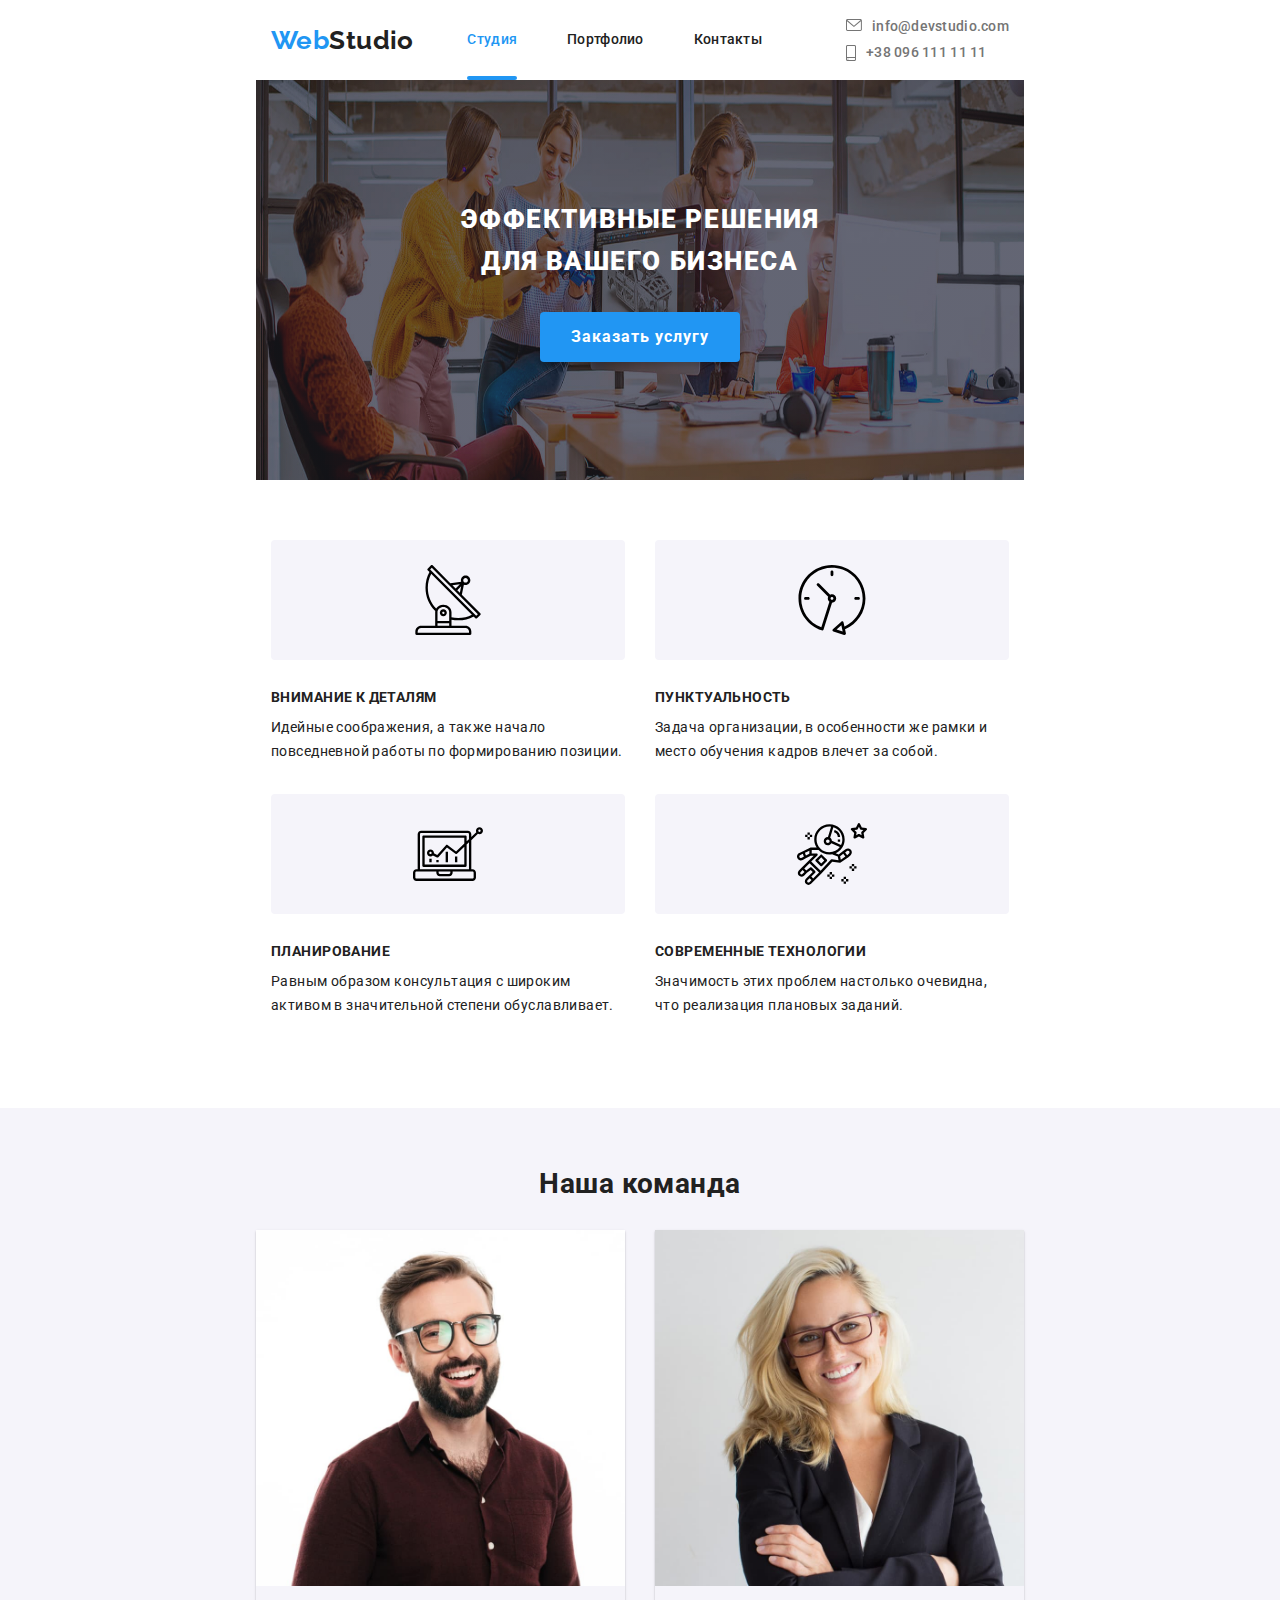
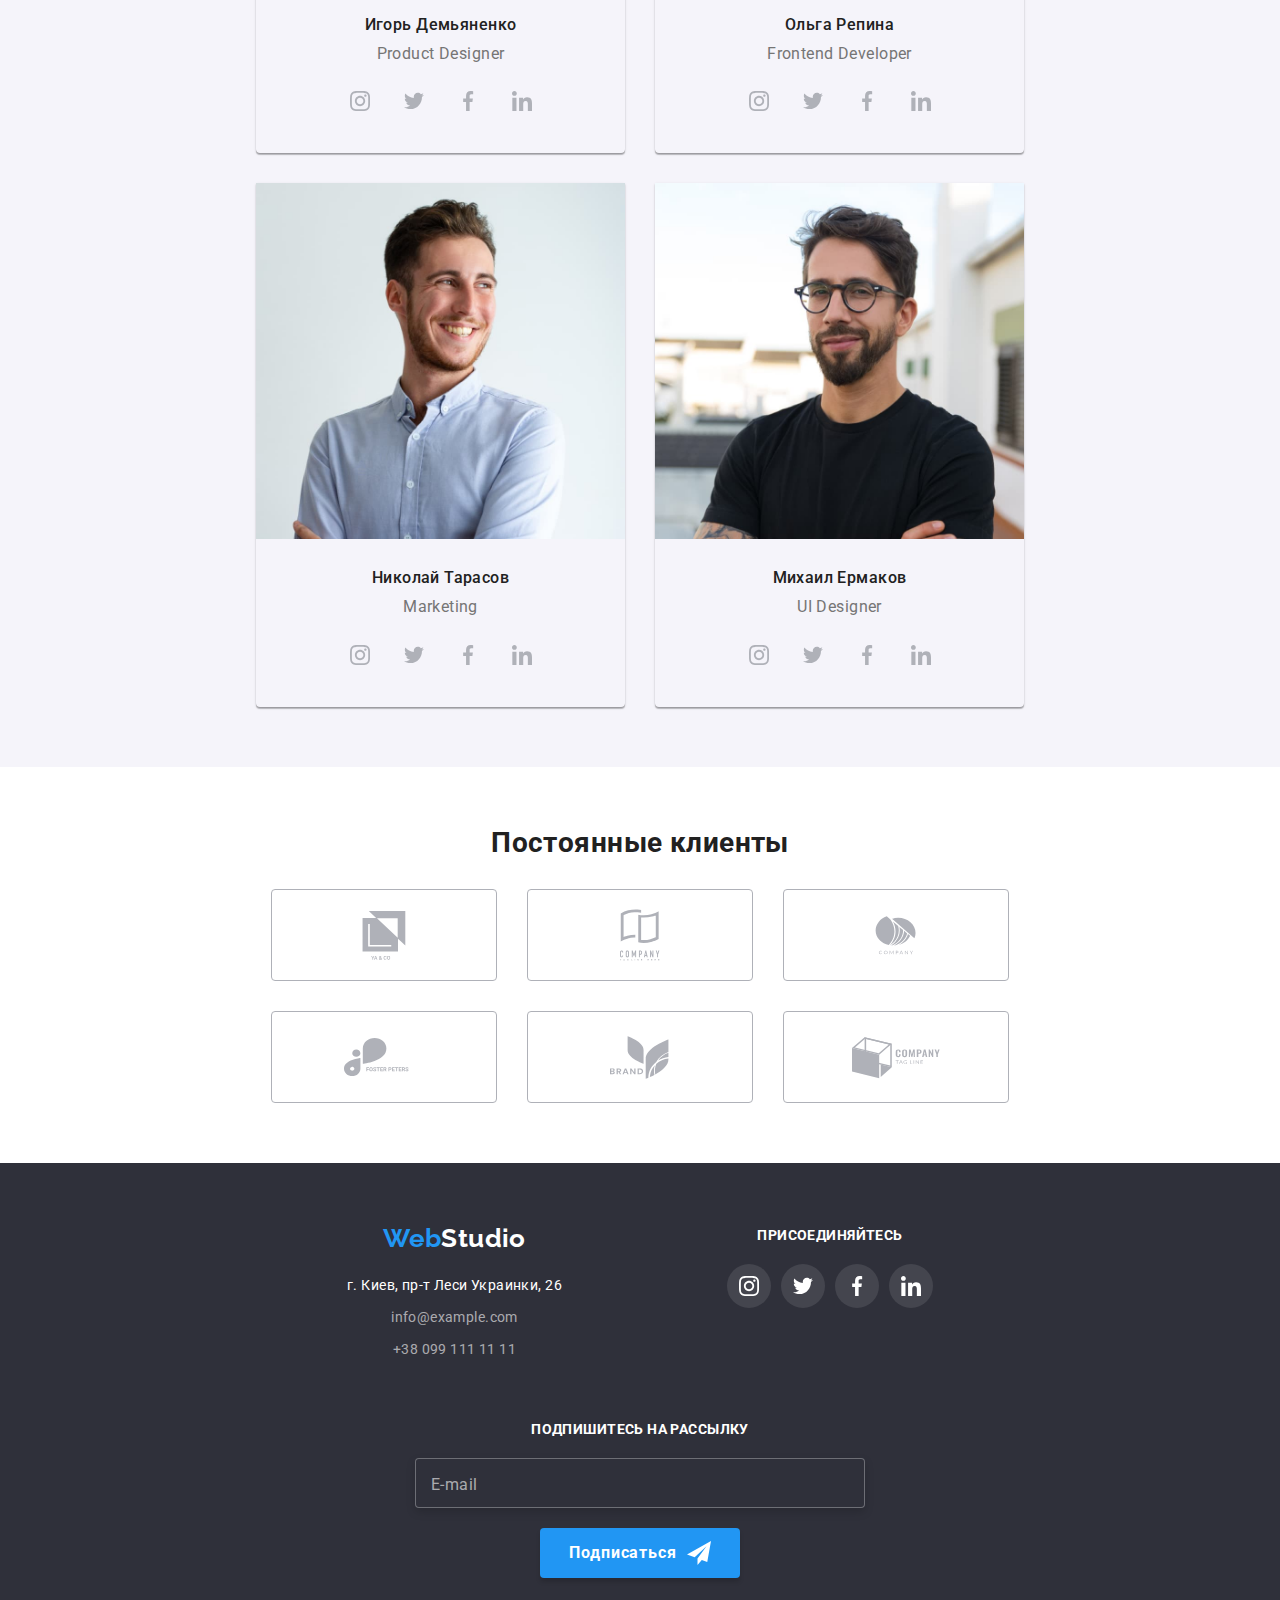
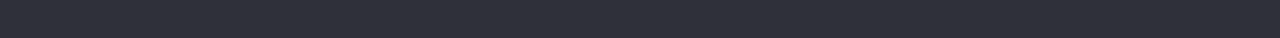
<file: index.html>
<!DOCTYPE html>
<html lang="ru">
  <head>
    <meta charset="UTF-8" />
    <meta http-equiv="X-UA-Compatible" content="IE=edge" />
    <meta name="viewport" content="width=device-width, initial-scale=1.0" />
    <title>WebStudio</title>
    <link rel="preconnect" href="https://fonts.googleapis.com" />
    <link rel="preconnect" href="https://fonts.gstatic.com" crossorigin />
    <link
      href="https://fonts.googleapis.com/css2?family=Raleway:wght@600&family=Roboto:wght@400;500;700;900&display=swap"
      rel="stylesheet"
    />
    <link rel="stylesheet" href="./css/main.min.css" />
  </head>
  <body>
    <!-- header -->
    <header class="header">
      <div class="header__container container">
        <nav class="header__nav">
          <a href="./portfolio.html" lang="en" class="logo header__logo">
            <span class="logo__decor">Web</span>Studio</a
          >
          <button
            type="button"
            class="header__menu-button is-open"
            data-menu-button
          >
            <svg width="19px" height="19px" class="header__menu-icons">
              <use
                href="./img/sprite.svg#icon-cross"
                class="header__icon-cross"
              ></use>
              <use
                href="./img/sprite.svg#icon-menu"
                class="header__icon-menu"
              ></use>
            </svg>
          </button>
          <ul class="navigation">
            <li>
              <a href="" class="navigation__link navigation__link--current"
                >Студия</a
              >
            </li>

            <li>
              <a href="./portfolio.html" class="navigation__link">Портфолио</a>
            </li>
            <li>
              <a href="" class="navigation__link">Контакты</a>
            </li>
          </ul>
        </nav>

        <ul class="communication">
          <li>
            <a href="" class="communication__link">
              <svg class="communication__icon" width="16px" height="12px">
                <use href="img/sprite.svg#icon-envelope"></use>
              </svg>
              info@devstudio.com</a
            >
          </li>
          <li>
            <a href="" class="communication__link">
              <svg class="communication__icon" width="10px" height="16px">
                <use href="./img/sprite.svg#icon-smartphone"></use>
              </svg>
              +38 096 111 11 11</a
            >
          </li>
        </ul>
      </div>
    </header>
    <!-- Main -->
    <main>
      <section class="hero">
        <!-- Hero -->
        <div class="hero__container">
          <h1 class="hero__title">
            Эффективные решения <br />
            для вашего бизнеса
          </h1>

          <button class="button" data-open-modal>Заказать услугу</button>
        </div>
        <!-- Modal -->
        <div class="backdrop is-hidden" data-backdrop>
          <div class="modal">
            <button class="modal__cross" data-close-modal>
              <svg class="modal__cross-svg" width="11px" height="11px">
                <use href="./img/sprite.svg#icon-cross"></use>
              </svg>
            </button>
            <div class="modal__container">
              <h2 class="modal__title">
                Оставьте свои данные, мы вам перезвоним
              </h2>

              <label class="modal__label">
                <span class="modal__label-name">Имя</span>
                <input type="text" name="name" class="modal__input" autofocus />
                <svg
                  class="icon-modal user-svg-modal"
                  width="12px"
                  height="12px"
                >
                  <use href="./img/sprite.svg#icon-user-modal"></use>
                </svg>
              </label>
              <label class="modal__label">
                <span class="modal__label-name">Телефон</span>
                <input type="tel" name="tel" class="modal__input" />
                <svg
                  class="icon-modal tel-svg-modal"
                  width="13px"
                  height="13px"
                >
                  <use href="./img/sprite.svg#icon-phone-modal"></use>
                </svg>
              </label>
              <label class="modal__label">
                <span class="modal__label-name">Почта</span>
                <input type="email" name="email" class="modal__input" />
                <svg
                  class="icon-modal envelope-svg-modal"
                  width="15px"
                  height="12px"
                >
                  <use href="./img/sprite.svg#icon-envelope-modal"></use>
                </svg>
              </label>
              <label class="modal__label">
                <span class="modal__label-name">Коментарий</span>
                <textarea
                  name="comment"
                  class="textarea-comment"
                  placeholder="Введите текст"
                ></textarea>
              </label>
              <label class="modal__confirmation">
                <input
                  type="checkbox"
                  name="confirm"
                  class="modal__checkbox visualy-hidden"
                />
                <svg class="modal__icon-check" width="16px" height="15px">
                  <use href="./img/sprite.svg#icon-check"></use>
                </svg>
                <span class="modal__confirmation-text">
                  Соглашаюсь с рассылкой и принимаю
                  <a href="" class="modal__confirmation-text--active"
                    >Условия договора</a
                  >
                </span>
              </label>
              <label class="modal__submit">
                <input type="submit" class="button" />
              </label>
            </div>
          </div>
        </div>
      </section>
      <!-- Особенности -->
      <section class="container main-container feature">
        <h2 class="feature__title visualy-hidden">Особенности</h2>
        <ul class="feature__list">
          <li class="feature__item">
            <div class="feature__icon-wrapper">
              <svg class="feature__icon">
                <use href="./img/sprite.svg#icon-antenna_1"></use>
              </svg>
            </div>
            <h3 class="feature__item-title">Внимание к деталям</h3>
            <p class="feature__info">
              Идейные соображения, а также начало повседневной работы по
              формированию позиции.
            </p>
          </li>
          <li class="feature__item">
            <div class="feature__icon-wrapper">
              <svg class="feature__icon">
                <use href="./img/sprite.svg#icon-clock_1"></use>
              </svg>
            </div>
            <h3 class="feature__item-title">Пунктуальность</h3>
            <p class="feature__info">
              Задача организации, в особенности же рамки и место обучения кадров
              влечет за собой.
            </p>
          </li>
          <li class="feature__item">
            <div class="feature__icon-wrapper">
              <svg class="feature__icon">
                <use href="./img/sprite.svg#icon-diagram_1"></use>
              </svg>
            </div>
            <h3 class="feature__item-title">Планирование</h3>
            <p class="feature__info">
              Равным образом консультация с широким активом в значительной
              степени обуславливает.
            </p>
          </li>
          <li class="feature__item">
            <div class="feature__icon-wrapper">
              <svg class="feature__icon">
                <use href="./img/sprite.svg#icon-astronaut_1"></use>
              </svg>
            </div>
            <h3 class="feature__item-title">Современные технологии</h3>
            <p class="feature__info">
              Значимость этих проблем настолько очевидна, что реализация
              плановых заданий.
            </p>
          </li>
        </ul>
      </section>
      <!--Чем мы занимаемя-->
      <section class="container main-container lessons">
        <h2 class="lessons__titile">Чем мы занимаемся</h2>
        <ul class="lessons__list">
          <li class="lessons__item">
            <img src="./img/foto1.jpg" alt="Компьютер" width="370" />
            <h3 class="lessons__info">Десктопные приложения</h3>
          </li>
          <li class="lessons__item">
            <img src="./img/foto2.jpg" alt="Телефон" width="370" />
            <h3 class="lessons__info">Мобильные приложения</h3>
          </li>
          <li class="lessons__item">
            <img src="./img/foto3.jpg" alt="Планшет" width="370" />
            <h3 class="lessons__info">Дизайнерские решения</h3>
          </li>
        </ul>
      </section>
      <!-- Наша Команда -->
      <section class="container main-container team">
        <h2 class="team__title">Наша команда</h2>
        <ul class="team__list">
          <li class="team__item">
            <img class="team__img" src="./img/human1.jpg" alt="Игорь" />
            <div class="team__info-wrapper">
              <h3 class="team__name">Игорь Демьяненко</h3>
              <p lang="en" class="team__info">Product Designer</p>
              <ul class="sochial-list">
                <li class="sochial-list__item">
                  <a href="">
                    <svg class="sochial-list__icon">
                      <use href="./img/sprite.svg#icon-instagram"></use>
                    </svg>
                  </a>
                </li>
                <li class="sochial-list__item">
                  <a href="">
                    <svg class="sochial-list__icon">
                      <use href="./img/sprite.svg#icon-twitter"></use>
                    </svg>
                  </a>
                </li>
                <li class="sochial-list__item">
                  <a href="">
                    <svg class="sochial-list__icon">
                      <use href="./img/sprite.svg#icon-facebook"></use>
                    </svg>
                  </a>
                </li>
                <li class="sochial-list__item">
                  <a href="">
                    <svg class="sochial-list__icon">
                      <use href="./img/sprite.svg#icon-linkedin"></use>
                    </svg>
                  </a>
                </li>
              </ul>
            </div>
          </li>
          <li class="team__item">
            <img class="team__img" src="./img/human2.jpg" alt="Ольга" />

            <div class="team__info-wrapper">
              <h3 class="team__name">Ольга Репина</h3>
              <p lang="en" class="team__info">Frontend Developer</p>
              <ul class="sochial-list">
                <li class="sochial-list__item">
                  <a href="">
                    <svg class="sochial-list__icon">
                      <use href="./img/sprite.svg#icon-instagram"></use>
                    </svg>
                  </a>
                </li>
                <li class="sochial-list__item">
                  <a href="">
                    <svg class="sochial-list__icon">
                      <use href="./img/sprite.svg#icon-twitter"></use>
                    </svg>
                  </a>
                </li>
                <li class="sochial-list__item">
                  <a href="">
                    <svg class="sochial-list__icon">
                      <use href="./img/sprite.svg#icon-facebook"></use>
                    </svg>
                  </a>
                </li>
                <li class="sochial-list__item">
                  <a href="">
                    <svg class="sochial-list__icon">
                      <use href="./img/sprite.svg#icon-linkedin"></use>
                    </svg>
                  </a>
                </li>
              </ul>
            </div>
          </li>
          <li class="team__item">
            <img class="team__img" src="./img/human3.jpg" alt="Николай" />

            <div class="team__info-wrapper">
              <h3 class="team__name">Николай Тарасов</h3>
              <p lang="en" class="team__info">Marketing</p>
              <ul class="sochial-list">
                <li class="sochial-list__item">
                  <a href="">
                    <svg class="sochial-list__icon">
                      <use href="./img/sprite.svg#icon-instagram"></use>
                    </svg>
                  </a>
                </li>
                <li class="sochial-list__item">
                  <a href="">
                    <svg class="sochial-list__icon">
                      <use href="./img/sprite.svg#icon-twitter"></use>
                    </svg>
                  </a>
                </li>
                <li class="sochial-list__item">
                  <a href="">
                    <svg class="sochial-list__icon">
                      <use href="./img/sprite.svg#icon-facebook"></use>
                    </svg>
                  </a>
                </li>
                <li class="sochial-list__item">
                  <a href="">
                    <svg class="sochial-list__icon">
                      <use href="./img/sprite.svg#icon-linkedin"></use>
                    </svg>
                  </a>
                </li>
              </ul>
            </div>
          </li>
          <li class="team__item">
            <img class="team__img" src="./img/human4.jpg" alt="Михаил" />

            <div class="team__info-wrapper">
              <h3 class="team__name">Михаил Ермаков</h3>
              <p lang="en" class="team__info">UI Designer</p>
              <ul class="sochial-list">
                <li class="sochial-list__item">
                  <a href="https://www.instagram.com/">
                    <svg class="sochial-list__icon">
                      <use href="./img/sprite.svg#icon-instagram"></use>
                    </svg>
                  </a>
                </li>
                <li class="sochial-list__item">
                  <a href="">
                    <svg class="sochial-list__icon">
                      <use href="./img/sprite.svg#icon-twitter"></use>
                    </svg>
                  </a>
                </li>
                <li class="sochial-list__item">
                  <a href="">
                    <svg class="sochial-list__icon">
                      <use href="./img/sprite.svg#icon-facebook"></use>
                    </svg>
                  </a>
                </li>
                <li class="sochial-list__item">
                  <a href="">
                    <svg class="sochial-list__icon">
                      <use href="./img/sprite.svg#icon-linkedin"></use>
                    </svg>
                  </a>
                </li>
              </ul>
            </div>
          </li>
        </ul>
      </section>
      <!-- Постоянные клиенты -->
      <section class="container main-container regular-customers">
        <h2 class="regular-customers__title">Постоянные клиенты</h2>
        <ul class="regular-customers__list">
          <li class="regular-customers__item">
            <a href="">
              <svg class="regular-customers__icon" width="44px" height="49px">
                <use href="./img/sprite.svg#icon-comp-logo1"></use>
              </svg>
            </a>
          </li>
          <li class="regular-customers__item">
            <a href="">
              <svg class="regular-customers__icon" width="40px" height="52px">
                <use href="./img/sprite.svg#icon-comp-logo2"></use>
              </svg>
            </a>
          </li>
          <li class="regular-customers__item">
            <a href="">
              <svg class="regular-customers__icon" width="41px" height="42px">
                <use href="./img/sprite.svg#icon-comp-logo3"></use>
              </svg>
            </a>
          </li>
          <li class="regular-customers__item">
            <a href="">
              <svg class="regular-customers__icon" width="80px" height="42px">
                <use href="./img/sprite.svg#icon-comp-logo4"></use>
              </svg>
            </a>
          </li>
          <li class="regular-customers__item">
            <a href="">
              <svg class="regular-customers__icon" width="59px" height="47px">
                <use href="./img/sprite.svg#icon-comp-logo5"></use>
              </svg>
            </a>
          </li>
          <li class="regular-customers__item">
            <a href="">
              <svg class="regular-customers__icon" width="88px" height="45px">
                <use href="./img/sprite.svg#icon-comp-logo6"></use>
              </svg>
            </a>
          </li>
        </ul>
      </section>
    </main>
    <!-- footer -->
    <footer class="footer">
      <div class="container footer__container">
        <div class="footer__wrapper-first">
          <a href="" lang="en" class="logo footer__logo">
            <span class="logo__decor">Web</span>Studio</a
          >
          <address class="adress">
            <ul class="adress__list">
              <li>
                <a href="" class="adress__map"
                  >г. Киев, пр-т Леси Украинки, 26</a
                >
              </li>
              <li>
                <a href="" class="adress__online">info@example.com</a>
              </li>
              <li>
                <a href="" class="adress__online">+38 099 111 11 11</a>
              </li>
            </ul>
          </address>
        </div>
        <div class="footer__wrapper-second">
          <p class="footer__title">присоединяйтесь</p>
          <ul class="sochial-list">
            <li class="sochial-list__item sochial-list__footer-item">
              <a href="">
                <svg class="sochial-list__icon sochial-list__footer-icon">
                  <use href="./img/sprite.svg#icon-instagram"></use>
                </svg>
              </a>
            </li>
            <li class="sochial-list__item sochial-list__footer-item">
              <a href="">
                <svg class="sochial-list__icon sochial-list__footer-icon">
                  <use href="./img/sprite.svg#icon-twitter"></use>
                </svg>
              </a>
            </li>
            <li class="sochial-list__item sochial-list__footer-item">
              <a href="">
                <svg class="sochial-list__icon sochial-list__footer-icon">
                  <use href="./img/sprite.svg#icon-facebook"></use>
                </svg>
              </a>
            </li>
            <li class="sochial-list__item sochial-list__footer-item">
              <a href="">
                <svg class="sochial-list__icon sochial-list__footer-icon">
                  <use href="./img/sprite.svg#icon-linkedin"></use>
                </svg>
              </a>
            </li>
          </ul>
        </div>
        <div class="footer__wrapper-third">
          <p class="footer__title">подпишитесь на рассылку</p>
          <label class="footer__label">
            <input
              type="email"
              name="mail"
              placeholder=" "
              class="footer__input"
              autocomplete="off"
            />
            <span class="footer__mail-text">E-mail</span>
          </label>
          <button class="button footer__button">
            <span>Подписаться</span>
            <svg class="footer__icon-send" width="24px" height="24px">
              <use href="./img/sprite.svg#icon-send"></use>
            </svg>
          </button>
        </div>
      </div>
    </footer>
    <!-- script -->
    <script>
      const refs = {
        openModalBtn: document.querySelector("[data-open-modal]"),
        closeModalBtn: document.querySelector("[data-close-modal]"),
        backdrop: document.querySelector("[data-backdrop]"),
      };

      refs.openModalBtn.addEventListener("click", toggleModal);
      refs.closeModalBtn.addEventListener("click", toggleModal);

      refs.backdrop.addEventListener("click", logBackdropClick);

      function toggleModal() {
        refs.backdrop.classList.toggle("is-hidden");
      }

      function logBackdropClick() {
        console.log("Это клик в бекдроп");
      }
      (() => {
        const menuBtnRef = document.querySelector("[data-menu-button]");
        const mobileMenuRef = document.querySelector("[data-menu]");

        menuBtnRef.addEventListener("click", () => {
          const expanded =
            menuBtnRef.getAttribute("aria-expanded") === "true" || false;

          menuBtnRef.classList.toggle("is-open");
          menuBtnRef.setAttribute("aria-expanded", !expanded);

          mobileMenuRef.classList.toggle("is-open");
        });
      })();
    </script>
  </body>
</html>
</file>
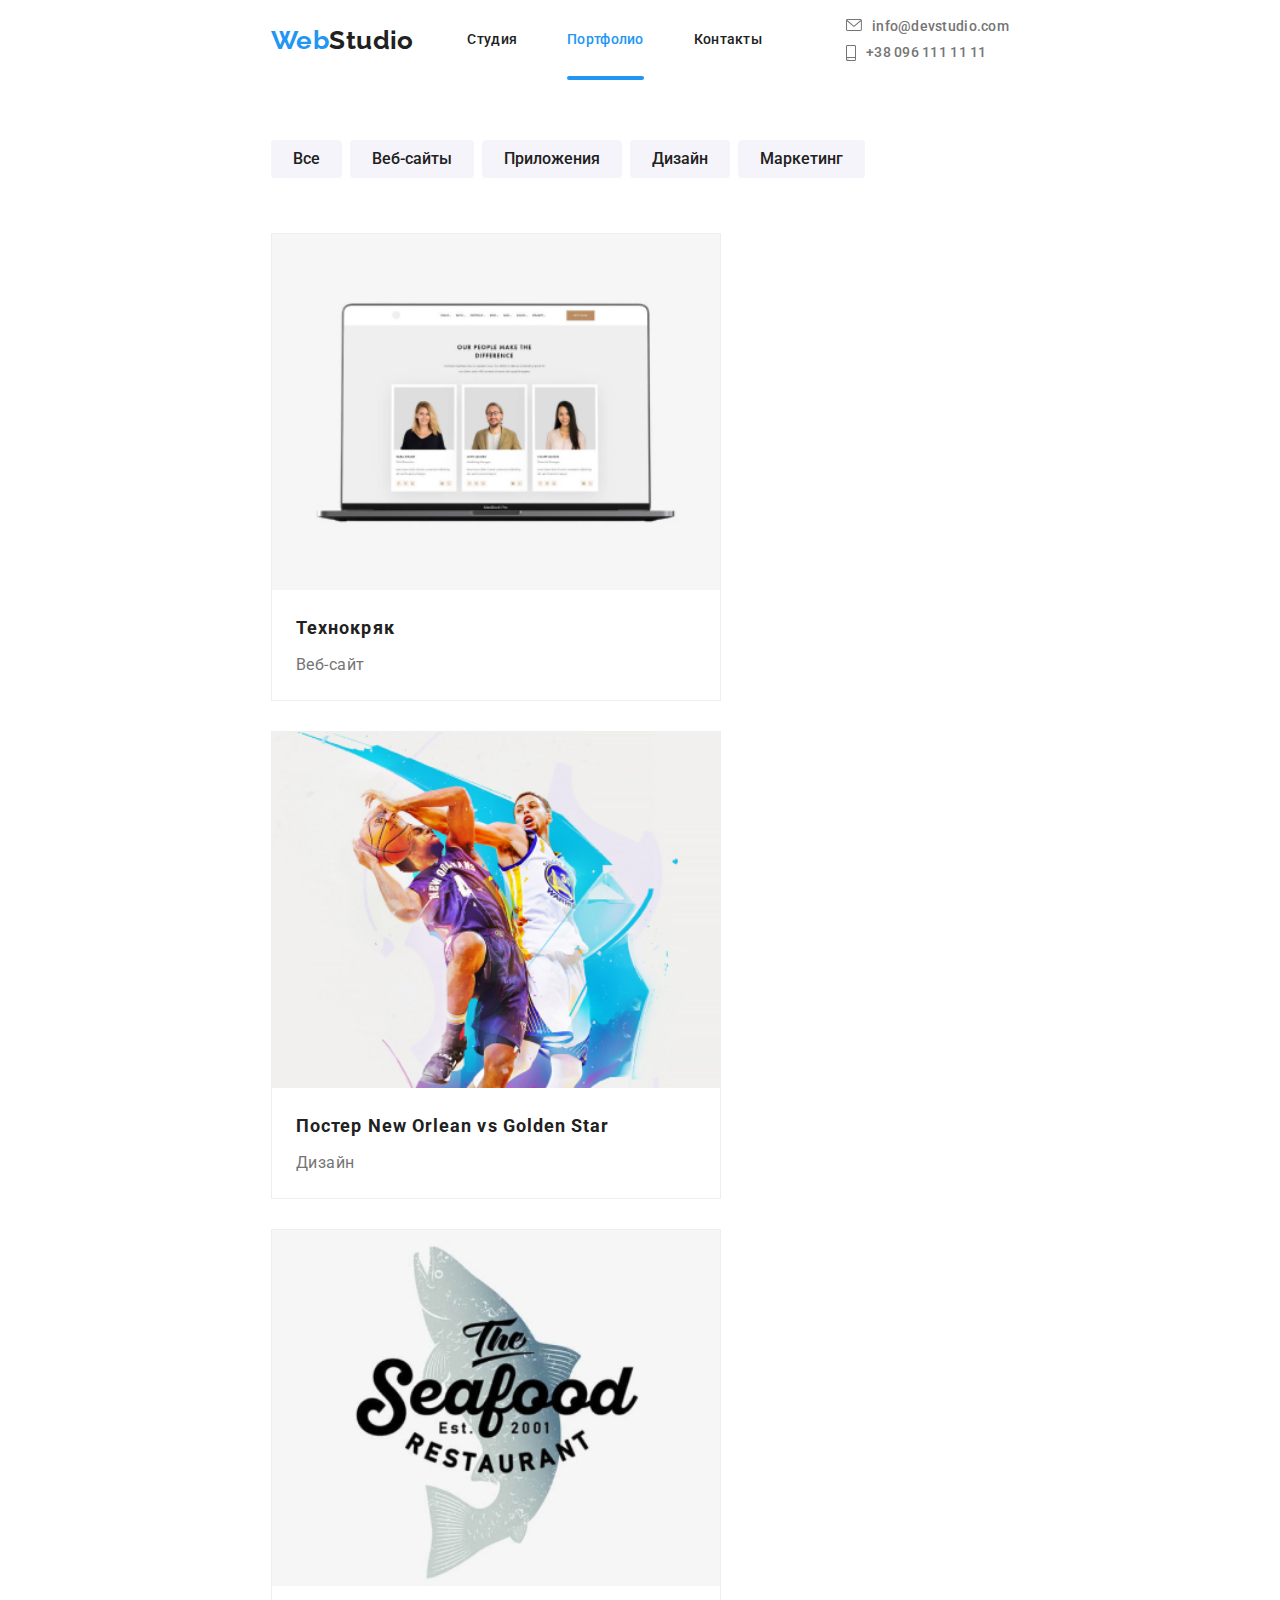
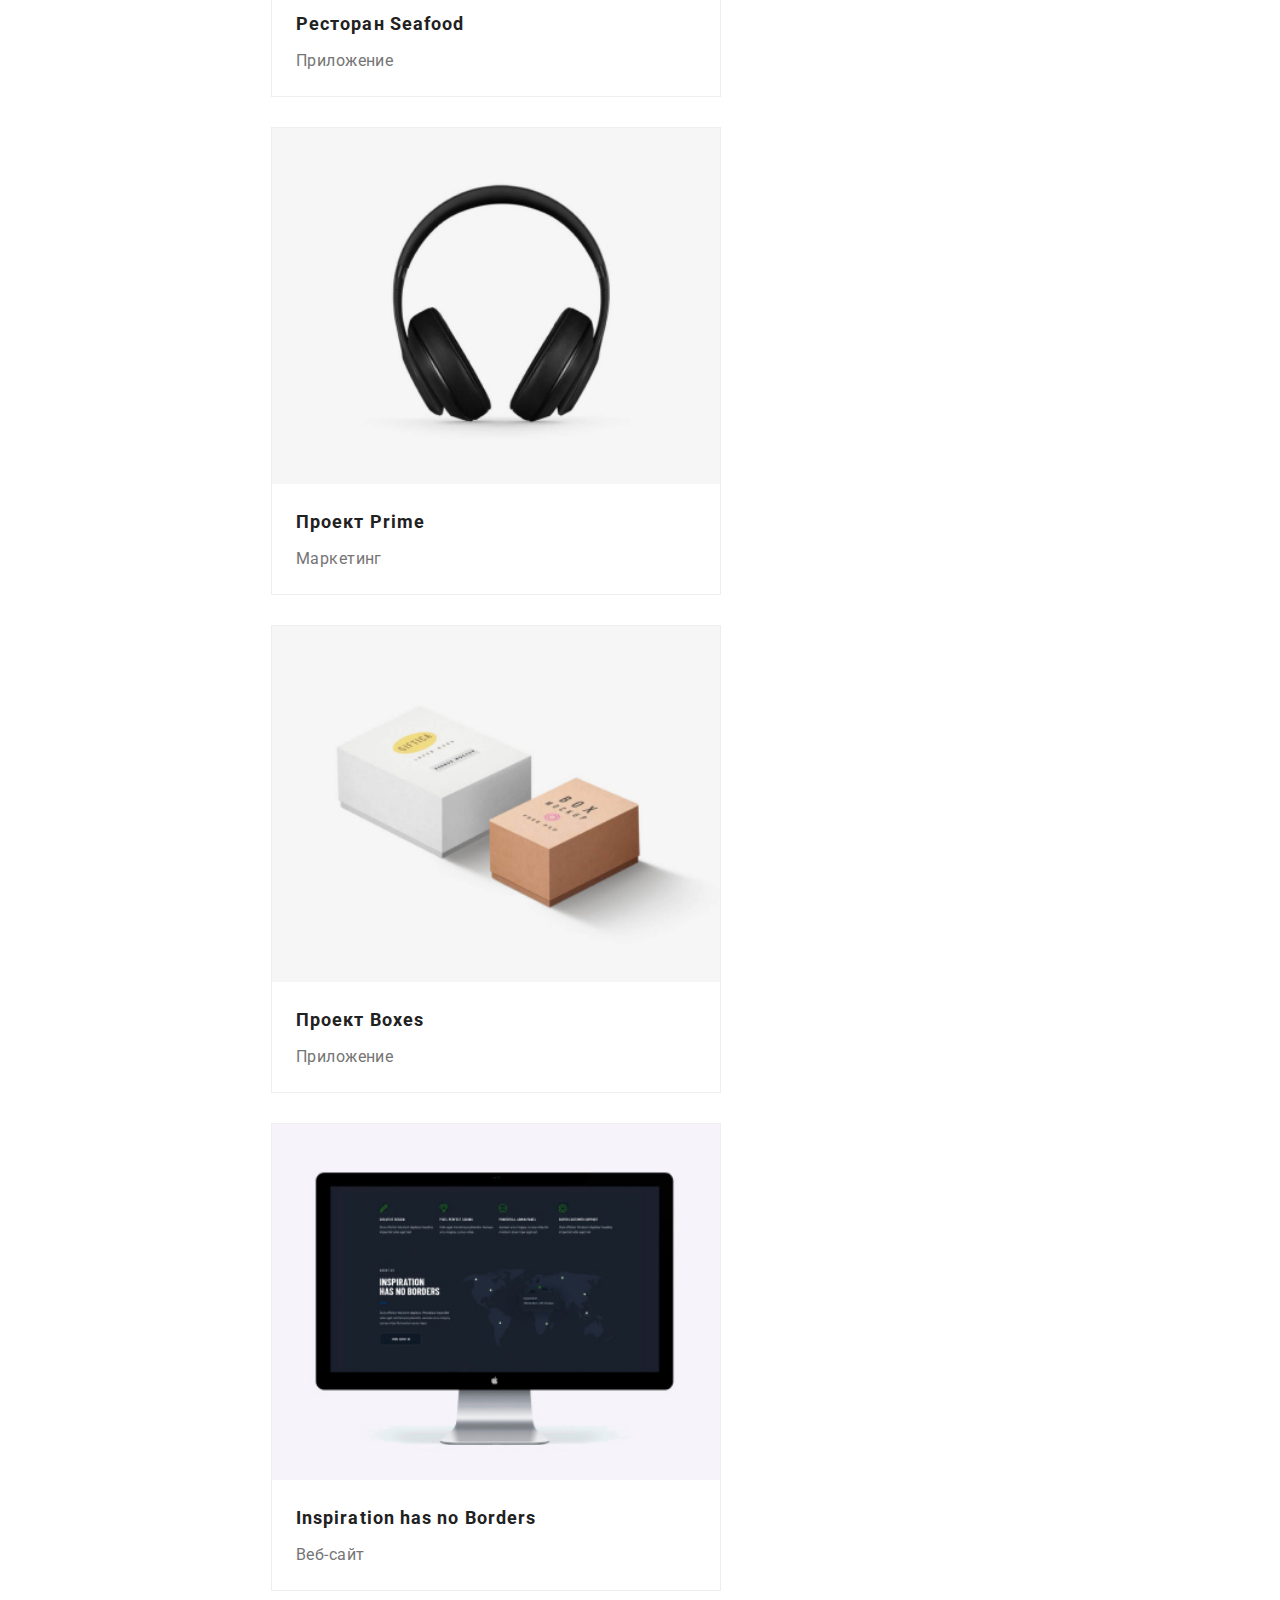
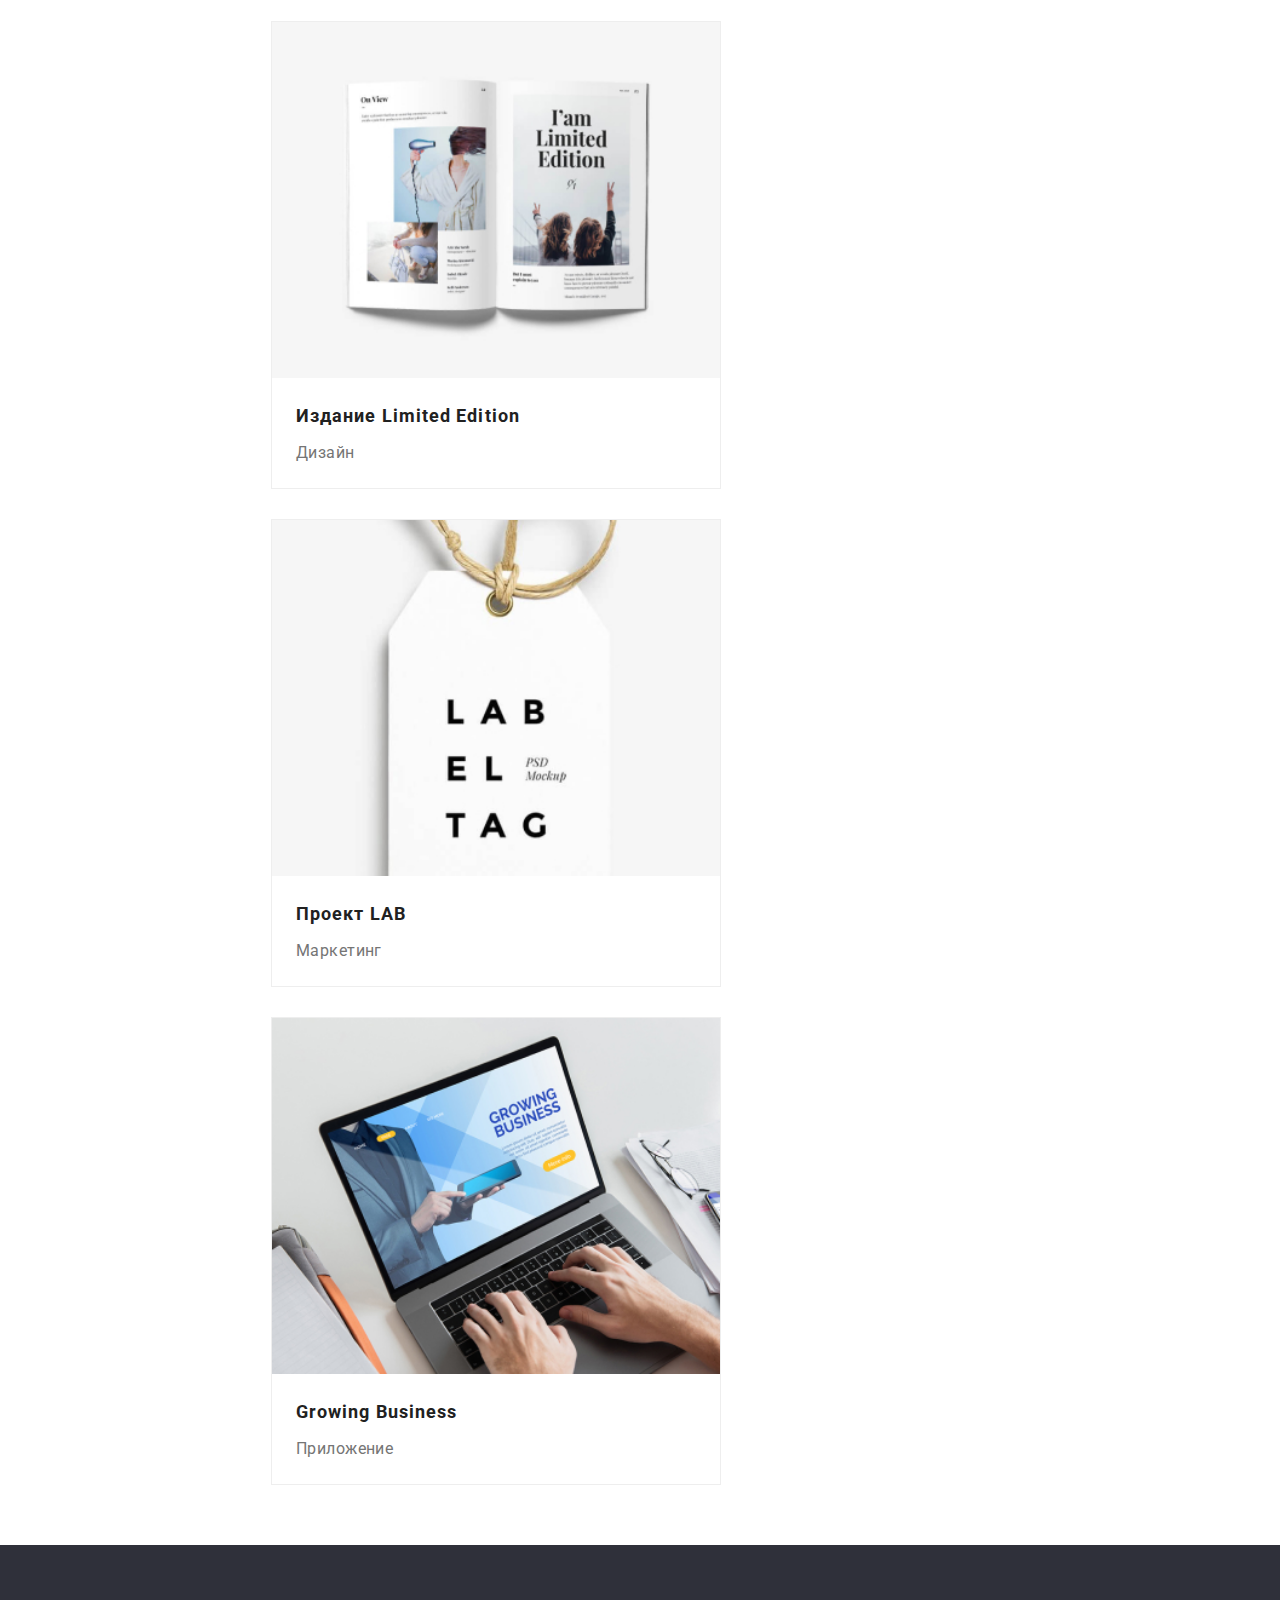
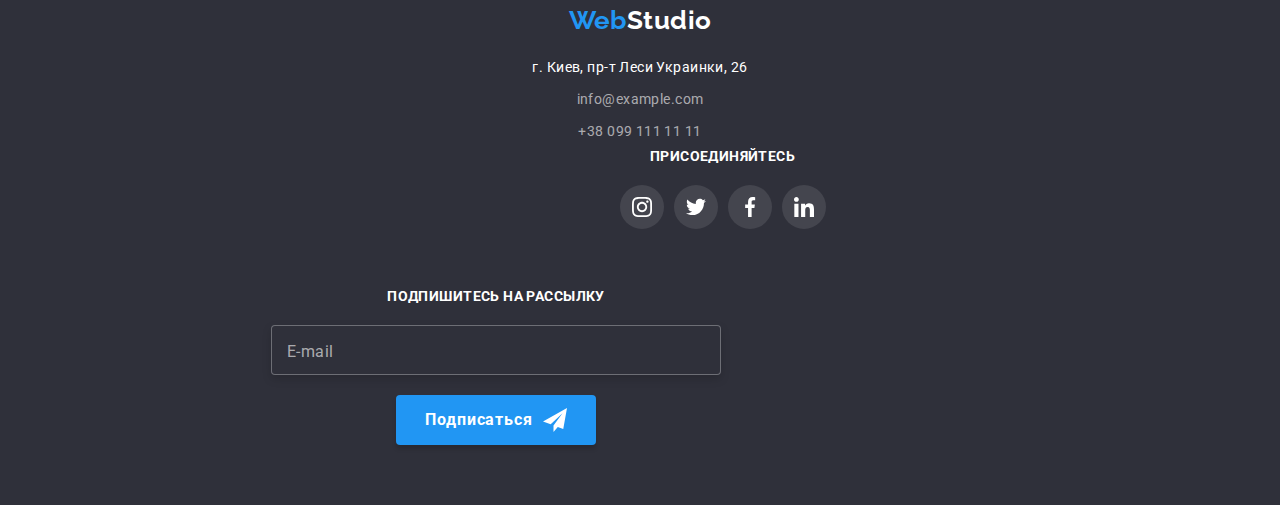
<file: portfolio.html>
<!DOCTYPE html>
<html lang="ru">
  <head>
    <meta charset="UTF-8" />
    <meta http-equiv="X-UA-Compatible" content="IE=edge" />
    <meta name="viewport" content="width=device-width, initial-scale=1.0" />
    <title>WebStudio</title>
    <link rel="preconnect" href="https://fonts.googleapis.com" />
    <link rel="preconnect" href="https://fonts.gstatic.com" crossorigin />
    <link
      href="https://fonts.googleapis.com/css2?family=Raleway:wght@600&family=Roboto:wght@400;500;700;900&display=swap"
      rel="stylesheet"
    />
    <link rel="stylesheet" href="./css/main.min.css" />
  </head>
  <body>
    <!-- header -->
    <header class="header">
      <div class="header__container container">
        <nav class="header__nav">
          <a href="./index.html" lang="en" class="logo header__logo">
            <span class="logo__decor">Web</span>Studio</a
          >
          <button
            type="button"
            class="header__menu-button is-open"
            data-menu-button
          >
            <svg width="19px" height="19px" class="header__menu-icons">
              <use
                href="./img/sprite.svg#icon-cross"
                class="header__icon-cross"
              ></use>
              <use
                href="./img/sprite.svg#icon-menu"
                class="header__icon-menu"
              ></use>
            </svg>
          </button>
          <ul class="navigation">
            <li>
              <a href="./index.html" class="navigation__link">Студия</a>
            </li>
            <li>
              <a
                href="./portfolio.html"
                class="navigation__link navigation__link--current"
                >Портфолио</a
              >
            </li>
            <li><a href="" class="navigation__link">Контакты</a></li>
          </ul>
        </nav>

        <ul class="communication">
          <li>
            <a href="" class="communication__link">
              <svg class="communication__icon" width="16px" height="12px">
                <use href="img/sprite.svg#icon-envelope"></use>
              </svg>
              info@devstudio.com</a
            >
          </li>
          <li>
            <a href="" class="communication__link">
              <svg class="communication__icon" width="10px" height="16px">
                <use href="./img/sprite.svg#icon-smartphone"></use>
              </svg>
              +38 096 111 11 11</a
            >
          </li>
        </ul>
      </div>
    </header>
    <!-- main -->

    <main>
      <section class="portfolio container main-container">
        <!-- buttons -->
        <ul class="portfolio__list">
          <li class="portfolio__item">
            <button class="portfolio__btn">Все</button>
          </li>
          <li class="portfolio__item">
            <button class="portfolio__btn">Веб-сайты</button>
          </li>
          <li class="portfolio__item">
            <button class="portfolio__btn">Приложения</button>
          </li>
          <li class="portfolio__item">
            <button class="portfolio__btn">Дизайн</button>
          </li>
          <li class="portfolio__item">
            <button class="portfolio__btn">Маркетинг</button>
          </li>
        </ul>
        <!-- Card -->
        <ul class="card-list">
          <li class="card-list__item">
            <a href="">
              <div class="card-list__overlay">
                <img
                  src="./img/portfolio0.jpg"
                  alt="Сайт Технокряк"
                  width="450"
                />
                <div class="card-list__text">
                  <p>
                    Ресурс предлагает комплексные предложения с разным уровнем
                    функционала и сервисов. Все это позволит посетителю получить
                    исчерпывающие сведения о компании или частном лице.
                  </p>
                </div>
              </div>
              <div class="card-list__name">
                <h2 class="card-list__title">Технокряк</h2>
                <p class="card-list__info">Веб-сайт</p>
              </div></a
            >
          </li>
          <li class="card-list__item">
            <a href="">
              <div class="card-list__overlay">
                <img
                  src="./img/portfolio1.jpg"
                  alt="Постер New Orlean vs Golden Star"
                  width="450"
                />
                <div class="card-list__text">
                  <p>
                    Ресурс предлагает комплексные предложения с разным уровнем
                    функционала и сервисов. Все это позволит посетителю получить
                    исчерпывающие сведения о компании или частном лице.
                  </p>
                </div>
              </div>
              <div class="card-list__name">
                <h2 class="card-list__title">
                  Постер New Orlean vs Golden Star
                </h2>
                <p class="card-list__info">Дизайн</p>
              </div></a
            >
          </li>

          <li class="card-list__item">
            <a href="">
              <div class="card-list__overlay">
                <img
                  src="./img/portfolio2.jpg"
                  alt="Ресторан Seafood"
                  width="450"
                />
                <div class="card-list__text">
                  <p>
                    Ресурс предлагает комплексные предложения с разным уровнем
                    функционала и сервисов. Все это позволит посетителю получить
                    исчерпывающие сведения о компании или частном лице.
                  </p>
                </div>
              </div>
              <div class="card-list__name">
                <h2 class="card-list__title">Ресторан Seafood</h2>
                <p class="card-list__info">Приложение</p>
              </div></a
            >
          </li>

          <li class="card-list__item">
            <a href="">
              <div class="card-list__overlay">
                <img
                  src="./img/portfolio3.jpg"
                  alt="Проект Prime"
                  width="450"
                />
                <div class="card-list__text">
                  <p>
                    Ресурс предлагает комплексные предложения с разным уровнем
                    функционала и сервисов. Все это позволит посетителю получить
                    исчерпывающие сведения о компании или частном лице.
                  </p>
                </div>
              </div>
              <div class="card-list__name">
                <h2 class="card-list__title">Проект Prime</h2>
                <p class="card-list__info">Маркетинг</p>
              </div></a
            >
          </li>
          <li class="card-list__item">
            <a href="">
              <div class="card-list__overlay">
                <img
                  src="./img/portfolio4.jpg"
                  alt="Проект Boxes"
                  width="450"
                />
                <div class="card-list__text">
                  <p>
                    Ресурс предлагает комплексные предложения с разным уровнем
                    функционала и сервисов. Все это позволит посетителю получить
                    исчерпывающие сведения о компании или частном лице.
                  </p>
                </div>
              </div>
              <div class="card-list__name">
                <h2 class="card-list__title">Проект Boxes</h2>
                <p class="card-list__info">Приложение</p>
              </div></a
            >
          </li>

          <li class="card-list__item">
            <a href="">
              <div class="card-list__overlay">
                <img
                  src="./img/portfolio5.jpg"
                  alt="Inspiration has no Borders"
                  width="450"
                />
                <div class="card-list__text">
                  <p>
                    Ресурс предлагает комплексные предложения с разным уровнем
                    функционала и сервисов. Все это позволит посетителю получить
                    исчерпывающие сведения о компании или частном лице.
                  </p>
                </div>
              </div>
              <div class="card-list__name">
                <h2 class="card-list__title">Inspiration has no Borders</h2>
                <p class="card-list__info">Веб-сайт</p>
              </div></a
            >
          </li>

          <li class="card-list__item">
            <a href="">
              <div class="card-list__overlay">
                <img
                  src="./img/portfolio6.jpg"
                  alt="Издание Limited Editionк"
                  width="450"
                />
                <div class="card-list__text">
                  <p>
                    Ресурс предлагает комплексные предложения с разным уровнем
                    функционала и сервисов. Все это позволит посетителю получить
                    исчерпывающие сведения о компании или частном лице.
                  </p>
                </div>
              </div>
              <div class="card-list__name">
                <h2 class="card-list__title">Издание Limited Edition</h2>
                <p class="card-list__info">Дизайн</p>
              </div></a
            >
          </li>

          <li class="card-list__item">
            <a href="">
              <div class="card-list__overlay">
                <img src="./img/portfolio7.jpg" alt="Проект LAB" width="450" />
                <div class="card-list__text">
                  <p>
                    Ресурс предлагает комплексные предложения с разным уровнем
                    функционала и сервисов. Все это позволит посетителю получить
                    исчерпывающие сведения о компании или частном лице.
                  </p>
                </div>
              </div>
              <div class="card-list__name">
                <h2 class="card-list__title">Проект LAB</h2>
                <p class="card-list__info">Маркетинг</p>
              </div></a
            >
          </li>

          <li class="card-list__item">
            <a href="">
              <div class="card-list__overlay">
                <img
                  src="./img/portfolio8.jpg"
                  alt="Growing Business"
                  width="450"
                />
                <div class="card-list__text">
                  <p>
                    Ресурс предлагает комплексные предложения с разным уровнем
                    функционала и сервисов. Все это позволит посетителю получить
                    исчерпывающие сведения о компании или частном лице.
                  </p>
                </div>
              </div>
              <div class="card-list__name">
                <h2 class="card-list__title">Growing Business</h2>
                <p class="card-list__info">Приложение</p>
              </div></a
            >
          </li>
        </ul>
      </section>
    </main>
    <!-- footer -->
    <footer class="footer">
      <div class="container footer-container">
        <div class="footer__wrapper-first">
          <a href="" lang="en" class="logo footer__logo">
            <span class="logo__decor">Web</span>Studio</a
          >
          <address class="adress">
            <ul class="adress__list">
              <li>
                <a href="" class="adress__map"
                  >г. Киев, пр-т Леси Украинки, 26</a
                >
              </li>
              <li><a href="" class="adress__online">info@example.com</a></li>
              <li><a href="" class="adress__online">+38 099 111 11 11</a></li>
            </ul>
          </address>
        </div>
        <div class="footer__wrapper-second">
          <p class="footer__title">присоединяйтесь</p>
          <ul class="sochial-list">
            <li class="sochial-list__item sochial-list__footer-item">
              <a href="">
                <svg class="sochial-list__icon sochial-list__footer-icon">
                  <use href="./img/sprite.svg#icon-instagram"></use>
                </svg>
              </a>
            </li>
            <li class="sochial-list__item sochial-list__footer-item">
              <a href="">
                <svg class="sochial-list__icon sochial-list__footer-icon">
                  <use href="./img/sprite.svg#icon-twitter"></use>
                </svg>
              </a>
            </li>
            <li class="sochial-list__item sochial-list__footer-item">
              <a href="">
                <svg class="sochial-list__icon sochial-list__footer-icon">
                  <use href="./img/sprite.svg#icon-facebook"></use>
                </svg>
              </a>
            </li>
            <li class="sochial-list__item sochial-list__footer-item">
              <a href="">
                <svg class="sochial-list__icon sochial-list__footer-icon">
                  <use href="./img/sprite.svg#icon-linkedin"></use>
                </svg>
              </a>
            </li>
          </ul>
        </div>
        <div class="footer__wrapper-third">
          <p class="footer__title">подпишитесь на рассылку</p>
          <label class="footer__label">
            <input
              type="email"
              name="mail"
              placeholder=" "
              class="footer__input"
              autocomplete="off"
            />
            <span class="footer__mail-text">E-mail</span>
          </label>
          <button class="button footer__button">
            <span>Подписаться</span>
            <svg class="footer__icon-send" width="24px" height="24px">
              <use href="./img/sprite.svg#icon-send"></use>
            </svg>
          </button>
        </div>
      </div>
    </footer>
    <script>
      (() => {
        const menuBtnRef = document.querySelector("[data-menu-button]");
        const mobileMenuRef = document.querySelector("[data-menu]");

        menuBtnRef.addEventListener("click", () => {
          const expanded =
            menuBtnRef.getAttribute("aria-expanded") === "true" || false;

          menuBtnRef.classList.toggle("is-open");
          menuBtnRef.setAttribute("aria-expanded", !expanded);

          mobileMenuRef.classList.toggle("is-open");
        });
      })();
    </script>
  </body>
</html>
</file>
<file: css/main.min.css>
*,*::before,*::after{-webkit-box-sizing:border-box;box-sizing:border-box}ul,ol{padding:0}body,h1,h2,h3,h4,p,ul,ol,li,figure,figcaption,blockquote,dl,dd{margin:0}ul[class],ol[class]{list-style:none}img{max-width:100%;display:block}input,button,textarea,select{font:inherit}a{text-decoration:none;font-style:normal}body{-webkit-box-sizing:border-box;box-sizing:border-box;color:#212121;font-size:14px;font-family:Roboto, sans-serif;line-height:1.71;letter-spacing:0.03em}h2{color:#212121;font-weight:700;font-size:28px;line-height:1.17;text-align:center;margin-bottom:30px}.container{margin-left:auto;margin-right:auto;width:480px;padding:60px 15px}@media screen and (min-width: 768px){.container{width:768px}}.button{display:block;width:200px;height:50px;margin-left:auto;margin-right:auto;background-color:#2196f3;color:#fff;font-family:Roboto, sans-serif;font-weight:700;font-size:16px;line-height:1.88;letter-spacing:0.06em;cursor:pointer;-webkit-box-shadow:0px 4px 4px rgba(0,0,0,0.15);box-shadow:0px 4px 4px rgba(0,0,0,0.15);border-radius:4px;border:none}.button:hover{background-color:#188ce8}.visualy-hidden{position:absolute;width:1px;height:1px;margin:-1px;border:0;padding:0;white-space:nowrap;-webkit-clip-path:inset(100%);clip-path:inset(100%);clip:rect(0 0 0 0);overflow:hidden}.logo{color:#212121;font-family:Raleway, sans-serif;font-weight:700;font-size:26px;line-height:1.19}@media screen and (min-width: 768px){.header__logo{margin:auto 0}}.logo__decor{color:#2196f3}.header{margin:0 auto;background-color:#df8d29}@media screen and (min-width: 768px){.header{width:768px}}.header__container{display:-webkit-box;display:-ms-flexbox;display:flex;padding:16px 15px;-webkit-box-align:center;-ms-flex-align:center;align-items:center;background-color:#fff}@media screen and (min-width: 768px){.header__container{padding:0 15px}}.header__nav{width:100%;display:-webkit-box;display:-ms-flexbox;display:flex;-webkit-box-pack:justify;-ms-flex-pack:justify;justify-content:space-between}.header__menu-button{border:none;background-color:#fff}@media screen and (min-width: 768px){.header__menu-button{display:none}}.header__menu-icons{display:-webkit-box;display:-ms-flexbox;display:flex;-webkit-box-pack:center;-ms-flex-pack:center;justify-content:center;-webkit-box-align:center;-ms-flex-align:center;align-items:center;cursor:pointer}.header__menu-icons:hover,.header__menu-icons:focus{fill:#2196f3}.header__icon-cross{display:none}.header__menu-button.is-open .header__icon-cross{display:block}.header__menu-button.is-open .header__icon-menu{display:none}.navigation{display:none}@media screen and (min-width: 768px){.navigation{display:-webkit-box;display:-ms-flexbox;display:flex}}.navigation__link{display:block;padding:32px 0;color:#212121;font-weight:500;line-height:1.14;letter-spacing:0.02em;-webkit-transition:color 250ms cubic-bezier(0.4, 0, 0.2, 1);transition:color 250ms cubic-bezier(0.4, 0, 0.2, 1)}.navigation__link--current{position:relative;color:#2196f3}.navigation__link--current::after{display:block;position:absolute;content:"";width:100%;height:4px;bottom:0;border-radius:2px;background-color:#2196f3}.navigation li:not(:first-child){margin-left:50px}.navigation li :hover,.navigation li :focus{color:#2196f3}.communication{display:none}@media screen and (min-width: 768px){.communication{display:block;margin-left:84px;-webkit-box-align:center;-ms-flex-align:center;align-items:center}}.communication__link{display:-webkit-box;display:-ms-flexbox;display:flex;color:#757575;font-weight:500;line-height:1.14;letter-spacing:0.02em}.communication li{width:100%}.communication__icon{display:-webkit-inline-box;display:-ms-inline-flexbox;display:inline-flex;margin-right:10px;fill:currentColor}.communication li+li{margin-top:10px}.communication li :hover,.communicationli :focus{color:#2196f3}.sochial-list{display:-webkit-box;display:-ms-flexbox;display:flex;-webkit-box-pack:center;-ms-flex-pack:center;justify-content:center}.sochial-list__item{display:-webkit-box;display:-ms-flexbox;display:flex;-webkit-box-pack:center;-ms-flex-pack:center;justify-content:center;-webkit-box-align:center;-ms-flex-align:center;align-items:center;width:44px;height:44px;border-radius:50%;cursor:pointer;-webkit-transition:background-color 250ms cubic-bezier(0.4, 0, 0.2, 1);transition:background-color 250ms cubic-bezier(0.4, 0, 0.2, 1)}.sochial-list__item:not(:last-child){margin-right:10px}.sochial-list__item:hover,.sochial-list__item:focus{background-color:#2196f3}.sochial-list__item a{display:-webkit-box;display:-ms-flexbox;display:flex}.sochial-list__icon{width:20px;height:20px;fill:#afb1b8;-webkit-transition:fill 250ms cubic-bezier(0.4, 0, 0.2, 1);transition:fill 250ms cubic-bezier(0.4, 0, 0.2, 1)}.sochial-list__item:hover .sochial-list__icon,.sochial-list__item:focus .sochial-list__icon{fill:#fff}.sochial-list__footer-item{background-color:rgba(255,255,255,0.1)}.sochial-list__footer-icon{fill:#fff}.hero{width:480px;height:400px;margin:0 auto;background-image:-webkit-gradient(linear, left top, left bottom, from(rgba(47,48,58,0.4))),url(../../../img/bgimg.jpg);background-image:linear-gradient(rgba(47,48,58,0.4)),url(../../../img/bgimg.jpg);background-size:cover}@media screen and (min-width: 768px){.hero{width:768px;background-size:768px 400px}}.hero__container{padding:118px 60px}.hero__title{margin-bottom:30px;text-align:center;font-weight:900;font-size:26px;line-height:162%;letter-spacing:0.06em;text-transform:uppercase;color:#fff}.backdrop{position:fixed;top:0;left:0;width:100%;height:100%;opacity:1;z-index:2;background-color:rgba(0,0,0,0.2)}.is-hidden{opacity:0;pointer-events:none;-webkit-transition:opacity 250ms cubic-bezier(0.4, 0, 0.2, 1);transition:opacity 250ms cubic-bezier(0.4, 0, 0.2, 1)}.backdrop.is-hidden .modal{-webkit-transform:translate(-50%, -50%) scale(0.9);transform:translate(-50%, -50%) scale(0.9)}.modal{position:fixed;top:50%;left:50%;width:450px;z-index:2;background-color:#fff;-webkit-transform:translate(-50%, -50%) scale(1);transform:translate(-50%, -50%) scale(1);-webkit-transition:-webkit-transform 250ms cubic-bezier(0.4, 0, 0.2, 1);transition:-webkit-transform 250ms cubic-bezier(0.4, 0, 0.2, 1);transition:transform 250ms cubic-bezier(0.4, 0, 0.2, 1);transition:transform 250ms cubic-bezier(0.4, 0, 0.2, 1), -webkit-transform 250ms cubic-bezier(0.4, 0, 0.2, 1)}.modal__cross{display:-webkit-box;display:-ms-flexbox;display:flex;-webkit-box-align:end;-ms-flex-align:end;align-items:flex-end;cursor:pointer;width:30px;height:30px;margin-top:8px;margin-right:8px;margin-left:auto;background-color:#fff;border:1px solid rgba(0,0,0,0.1);-webkit-box-shadow:0px 1px 3px rgba(0,0,0,0.12),0px 1px 1px rgba(0,0,0,0.14),0px 2px 1px rgba(0,0,0,0.2);box-shadow:0px 1px 3px rgba(0,0,0,0.12),0px 1px 1px rgba(0,0,0,0.14),0px 2px 1px rgba(0,0,0,0.2);border-radius:4px;border-radius:50%;-webkit-transition:background-color 250ms cubic-bezier(0.4, 0, 0.2, 1);transition:background-color 250ms cubic-bezier(0.4, 0, 0.2, 1);-webkit-transition:fill 250ms cubic-bezier(0.4, 0, 0.2, 1);transition:fill 250ms cubic-bezier(0.4, 0, 0.2, 1)}.modal__cross:hover,.modal__cross:focus{fill:#2196f3}.modal__cross-svg{margin:auto}.modal__container{padding:2px 40px 40px 40px}.modal__title{font-weight:700;font-size:20px;margin-bottom:2px}.modal__label{position:relative;display:block;margin-top:10px}.modal__label-name{display:block;padding-bottom:4px;color:#757575;font-weight:400;font-size:12px;line-height:1.17;letter-spacing:0.01em}.modal__input{display:block;width:100%;height:40px;padding-left:42px;border:1px solid rgba(33,33,33,0.2);border-radius:4px;-webkit-transition:border 250ms cubic-bezier(0.4, 0, 0.2, 1);transition:border 250ms cubic-bezier(0.4, 0, 0.2, 1)}.modal__input:focus{outline:none;border:1px solid #2196f3}.modal__input:focus+.icon-modal{fill:#2196f3}.icon-modal{position:absolute;left:13.5px;top:31px;-webkit-transition:fill 250ms cubic-bezier(0.4, 0, 0.2, 1);transition:fill 250ms cubic-bezier(0.4, 0, 0.2, 1)}.textarea-comment{width:100%;height:120px;padding:6px 15px;resize:none;border:1px solid rgba(33,33,33,0.2);border-radius:4px;-webkit-transition:border 250ms cubic-bezier(0.4, 0, 0.2, 1);transition:border 250ms cubic-bezier(0.4, 0, 0.2, 1)}.textarea-comment:focus{outline:none;border:1px solid #2196f3}.modal__confirmation{display:-webkit-box;display:-ms-flexbox;display:flex;margin-top:10px;-webkit-box-pack:center;-ms-flex-pack:center;justify-content:center;-webkit-box-align:center;-ms-flex-align:center;align-items:center;cursor:pointer}.modal__confirmation-text{font-weight:400;font-size:12px;line-height:1.16}.modal__confirmation-text--active{color:#2196f3;font-size:12px;line-height:0.8;border-bottom:1px solid #2196f3}.modal__icon-check{margin-right:8px;fill:#fff;background-color:#fff;-webkit-box-shadow:0px 1px 3px rgba(0,0,0,0.12),0px 1px 1px rgba(0,0,0,0.14),0px 2px 1px rgba(0,0,0,0.2);box-shadow:0px 1px 3px rgba(0,0,0,0.12),0px 1px 1px rgba(0,0,0,0.14),0px 2px 1px rgba(0,0,0,0.2);border-radius:4px;border:1px solid #212121;-webkit-transition:background-color 250ms cubic-bezier(0.4, 0, 0.2, 1);transition:background-color 250ms cubic-bezier(0.4, 0, 0.2, 1)}.modal__checkbox:checked+.modal__icon-check{background-color:#2196f3;fill:#fff;border:none}.modal__submit{display:block;margin-top:30px}.feature__icon{width:70px;height:70px}@media screen and (min-width: 768px){.feature__list{display:-webkit-box;display:-ms-flexbox;display:flex;-ms-flex-wrap:wrap;flex-wrap:wrap}}.feature__item{width:100%}.feature__item:not(:last-child){margin-bottom:30px}@media screen and (min-width: 768px){.feature__item{width:calc((100% - 30px)/2)}.feature__item:nth-child(2n-1){margin-right:30px}.feature__item:nth-child(-n+2){margin-bottom:30px}}.feature__icon-wrapper{display:-webkit-box;display:-ms-flexbox;display:flex;-webkit-box-pack:center;-ms-flex-pack:center;justify-content:center;-webkit-box-align:center;-ms-flex-align:center;align-items:center;max-width:450px;margin:0 auto;height:120px;border-radius:4px;background-color:#f5f4fa}.feature__item-title{margin-top:30px;margin-bottom:10px;text-align:center;font-size:14px;font-weight:700;line-height:1.14;text-transform:uppercase}@media screen and (min-width: 768px){.feature__item-title{text-align:start}}.lessons{display:none}.team{width:100%;background-color:#f5f4fa}@media screen and (min-width: 768px){.team__list{width:768px;display:-webkit-box;display:-ms-flexbox;display:flex;-ms-flex-wrap:wrap;flex-wrap:wrap;margin:0 auto}}.team__item{width:450px;margin:0 auto;-webkit-box-shadow:0px 1px 3px rgba(0,0,0,0.12),0px 1px 1px rgba(0,0,0,0.14),0px 2px 1px rgba(0,0,0,0.2);box-shadow:0px 1px 3px rgba(0,0,0,0.12),0px 1px 1px rgba(0,0,0,0.14),0px 2px 1px rgba(0,0,0,0.2);border-radius:0px 0px 4px 4px}.team__item:not(:last-child){margin-bottom:30px}@media screen and (min-width: 768px){.team__item{width:calc((100% - 30px)/2);margin-bottom:0}.team__item:not(:last-child){margin-bottom:0px}.team__item:nth-child(2n-1){margin-right:30px}.team__item:nth-child(-n+2){margin-bottom:30px}}.team__img{width:100%}.team__info-wrapper{width:100%;display:-webkit-box;display:-ms-flexbox;display:flex;-webkit-box-orient:vertical;-webkit-box-direction:normal;-ms-flex-direction:column;flex-direction:column;-webkit-box-pack:center;-ms-flex-pack:center;justify-content:center;padding:30px 0}.team__name{text-align:center;color:#212121;font-weight:500;font-size:16px;line-height:1.18}.team__info{text-align:center;margin-top:10px;margin-bottom:16px;color:#757575;font-weight:400;font-size:16px;line-height:1.18}.regular-customers__list{display:-webkit-box;display:-ms-flexbox;display:flex;-ms-flex-wrap:wrap;flex-wrap:wrap}.regular-customers__item{width:calc((100% - 30px) / 2);height:92px;border:1px solid #afb1b8;border-radius:4px;cursor:pointer}.regular-customers__item:nth-child(2n-1){margin-right:30px}.regular-customers__item:nth-child(-n+4){margin-bottom:30px}.regular-customers__item:hover,.regular-customers__item:focus{border:1px solid #2196f3}@media screen and (min-width: 768px){.regular-customers__item{width:calc((100% - 60px) / 3)}.regular-customers__item:nth-child(n){margin:0;margin-right:30px}.regular-customers__item:nth-child(3n){margin-right:0}.regular-customers__item:nth-child(-n+3){margin-bottom:30px}}.regular-customers__icon{fill:#afb1b8;-webkit-transition:fill 250ms cubic-bezier(0.4, 0, 0.2, 1);transition:fill 250ms cubic-bezier(0.4, 0, 0.2, 1)}.regular-customers__item:hover .regular-customers__icon,.regular-customers__item:focus .regular-customers__icon{fill:#2196f3}.regular-customers__item a{display:-webkit-box;display:-ms-flexbox;display:flex;-webkit-box-align:center;-ms-flex-align:center;align-items:center;-webkit-box-pack:center;-ms-flex-pack:center;justify-content:center;width:100%;height:100%}.footer{background-color:#2f303a}.footer__container{width:480px}@media screen and (min-width: 768px){.footer__container{width:768px;display:-webkit-box;display:-ms-flexbox;display:flex;-ms-flex-wrap:wrap;flex-wrap:wrap;-webkit-box-pack:center;-ms-flex-pack:center;justify-content:center}}.footer__wrapper-second{margin-top:60px}@media screen and (min-width: 768px){.footer__wrapper-second{margin-top:0;margin-left:165px;padding-top:5px}}.footer__wrapper-third{margin-top:60px;width:450px}.adress__map{display:-webkit-box;display:-ms-flexbox;display:flex;-webkit-box-pack:center;-ms-flex-pack:center;justify-content:center;color:#fff;margin-top:20px}.adress__online{display:-webkit-box;display:-ms-flexbox;display:flex;-webkit-box-pack:center;-ms-flex-pack:center;justify-content:center;color:rgba(255,255,255,0.6);margin-top:8px}.footer__title{display:-webkit-box;display:-ms-flexbox;display:flex;-webkit-box-pack:center;-ms-flex-pack:center;justify-content:center;margin-bottom:20px;font-weight:700;line-height:1.14;text-transform:uppercase;color:#FFFFFF}.footer__label{position:relative}.footer__input{width:100%;height:50px;padding:0 16px;margin-bottom:20px;color:#fff;background-color:#2f303a;border:1px solid rgba(255,255,255,0.3);-webkit-filter:drop-shadow(0px 4px 4px rgba(0,0,0,0.15));filter:drop-shadow(0px 4px 4px rgba(0,0,0,0.15));border-radius:4px}.footer__input:focus{outline:none;border:1px solid #2196f3}.footer__mail-text{position:absolute;top:0;left:16px;color:rgba(255,255,255,0.6);font-weight:400;font-size:16px;line-height:1.25}.footer__input:focus+.footer__mail-text,.footer__input:not(:placeholder-shown)+.footer__mail-text{display:none}.footer__button{display:-webkit-box;display:-ms-flexbox;display:flex;-webkit-box-align:center;-ms-flex-align:center;align-items:center;-webkit-box-pack:center;-ms-flex-pack:center;justify-content:center}.footer__icon-send{fill:#fff;margin-left:10px}.footer__logo{display:-webkit-box;display:-ms-flexbox;display:flex;-webkit-box-pack:center;-ms-flex-pack:center;justify-content:center;color:#fff}.portfolio{padding:60px 15px}.portfolio__list{display:-webkit-box;display:-ms-flexbox;display:flex;-ms-flex-wrap:wrap;flex-wrap:wrap}.portfolio__item:not(:last-child){margin-right:8px}.portfolio__btn{padding:6px 22px;color:#212121;background-color:#f5f4fa;cursor:pointer;border:none;border-radius:4px;font-weight:500;font-size:16px;line-height:1.62;-webkit-transition:background-color 250ms cubic-bezier(0.4, 0, 0.2, 1),color 250ms cubic-bezier(0.4, 0, 0.2, 1);transition:background-color 250ms cubic-bezier(0.4, 0, 0.2, 1),color 250ms cubic-bezier(0.4, 0, 0.2, 1)}.portfolio__btn:hover,.portfolio__btn:focus{background-color:#2196f3;-webkit-box-shadow:0px 3px 1px rgba(0,0,0,0.1),0px 1px 2px rgba(0,0,0,0.08),0px 2px 2px rgba(0,0,0,0.12);box-shadow:0px 3px 1px rgba(0,0,0,0.1),0px 1px 2px rgba(0,0,0,0.08),0px 2px 2px rgba(0,0,0,0.12);color:#fff}.portfolio__item:nth-child(-n+3){margin-bottom:15px}.card-list{margin-top:40px}.card-list__item{background-color:#fff;width:450px;border:1px solid #eeeeee}.card-list__item:not(:last-child){margin-bottom:30px}.card-list__item:hover,.card-list__item:focus{-webkit-box-shadow:0px 1px 1px rgba(0,0,0,0.12),0px 4px 4px rgba(0,0,0,0.06),1px 4px 6px rgba(0,0,0,0.16);box-shadow:0px 1px 1px rgba(0,0,0,0.12),0px 4px 4px rgba(0,0,0,0.06),1px 4px 6px rgba(0,0,0,0.16)}.card-list__overlay{position:relative;overflow:hidden}.card-list__text{display:-webkit-box;display:-ms-flexbox;display:flex;position:absolute;padding:63px 24px;top:0;width:100%;height:100%;opacity:1;color:#fff;background-color:rgba(33,150,243,0.9);font-size:18px;line-height:1.55;-webkit-transform:translateY(101%);transform:translateY(101%);-webkit-transition:-webkit-transform 250ms cubic-bezier(0.4, 0, 0.2, 1);transition:-webkit-transform 250ms cubic-bezier(0.4, 0, 0.2, 1);transition:transform 250ms cubic-bezier(0.4, 0, 0.2, 1);transition:transform 250ms cubic-bezier(0.4, 0, 0.2, 1), -webkit-transform 250ms cubic-bezier(0.4, 0, 0.2, 1)}.card-list__item:hover .card-list__text{-webkit-transform:translateY(0);transform:translateY(0)}.card-list__name{padding:20px 24px}.card-list__title{color:#212121;text-align:start;margin-bottom:4px;font-size:18px;line-height:2;letter-spacing:0.06em}.card-list__info{color:#757575;font-size:16px;line-height:1.88;margin-top:4px}
/*# sourceMappingURL=main.min.css.map */
</file>
